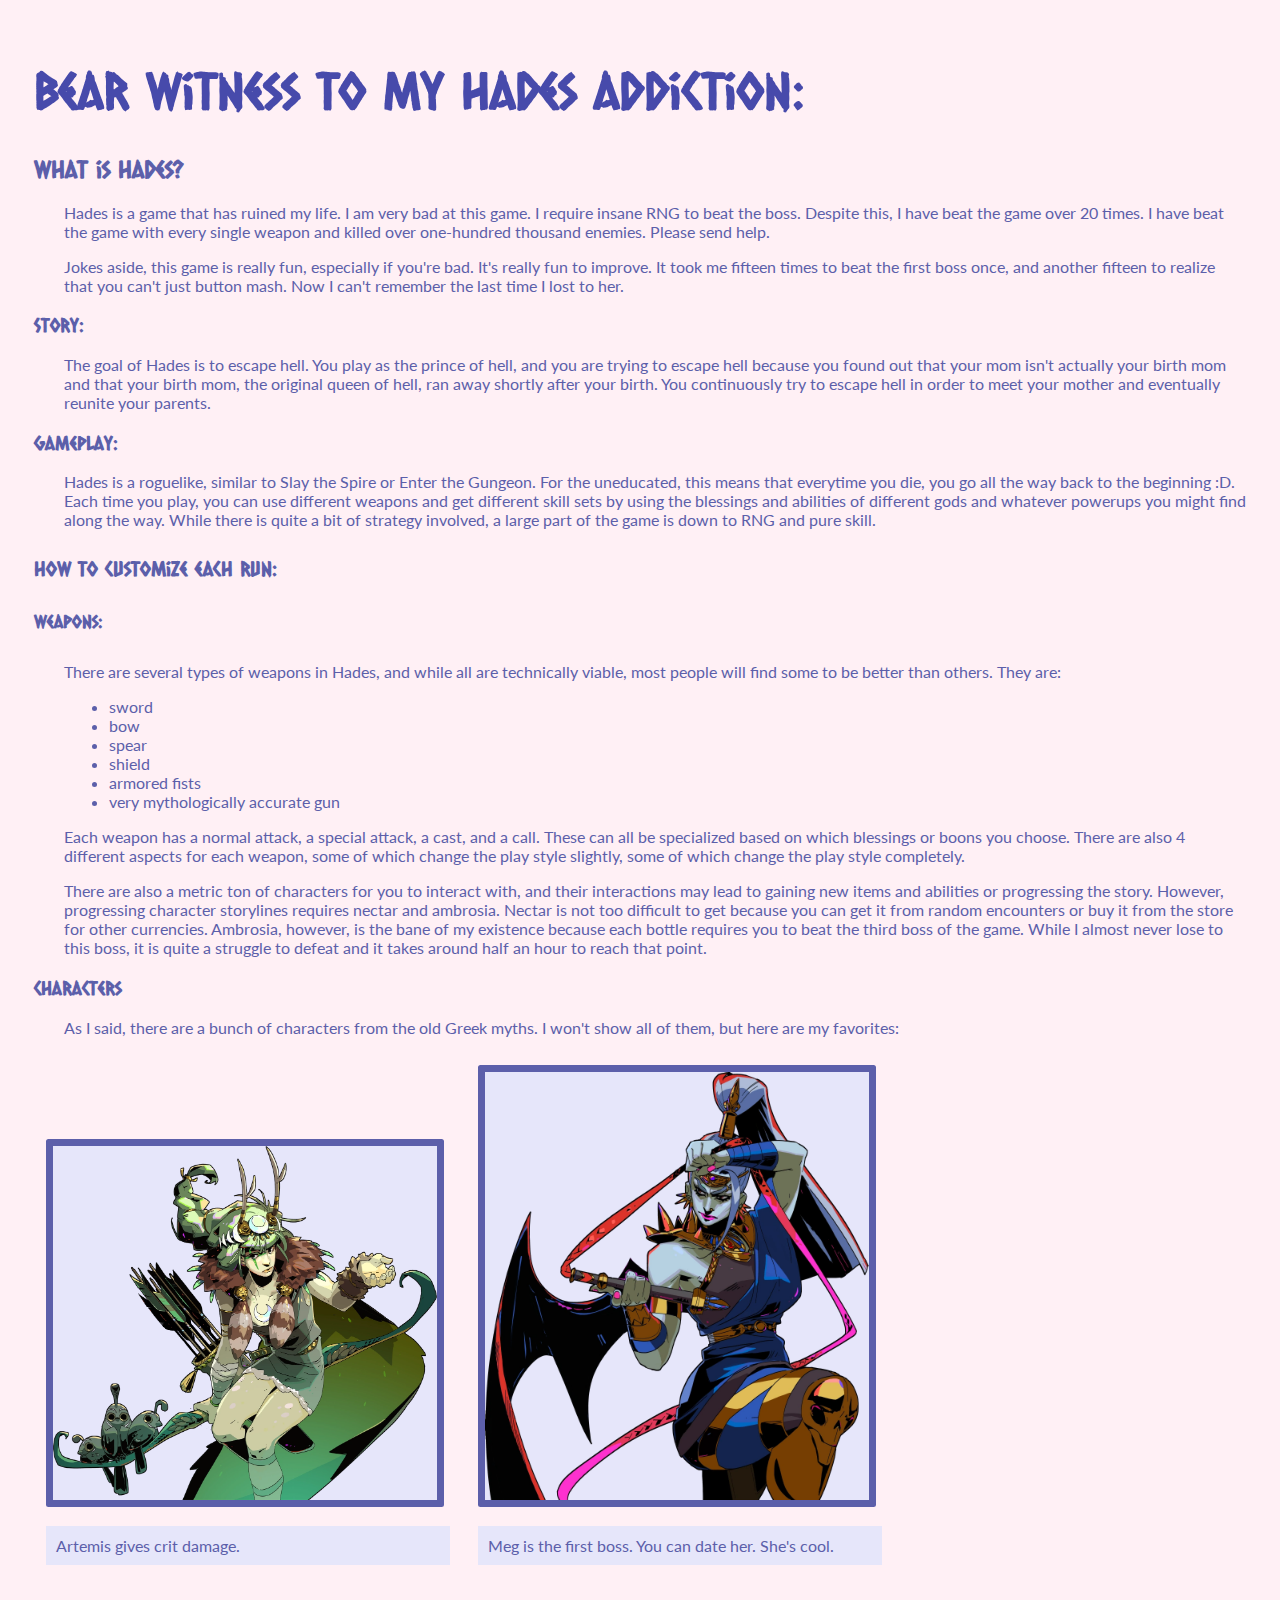
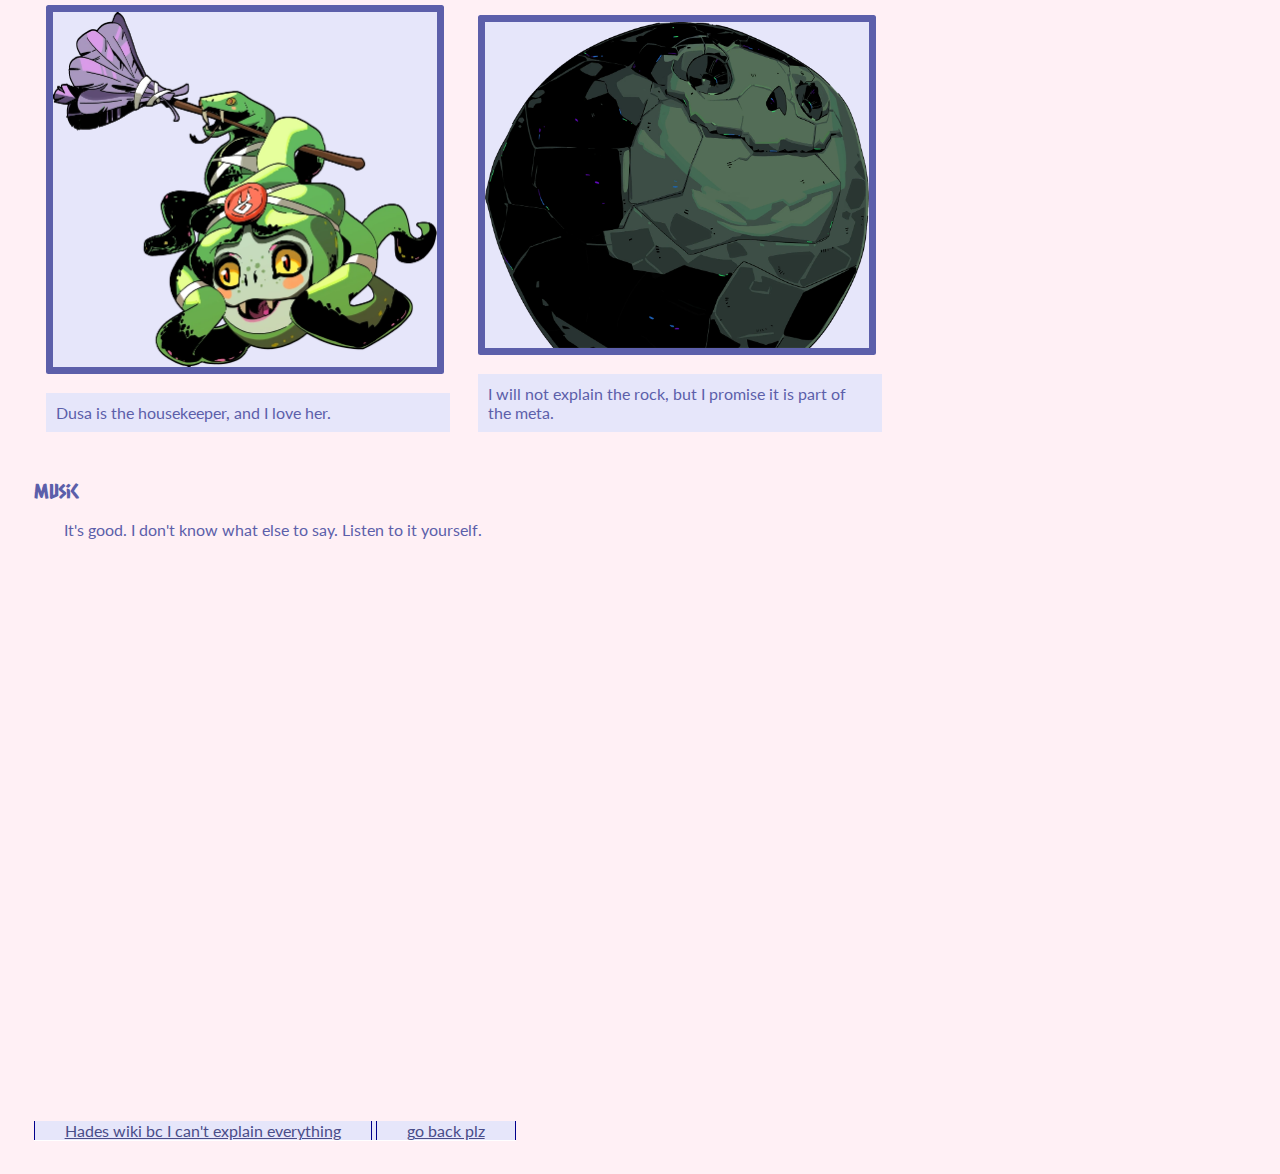
<file: Homework Projects/Webpage3/hadesAddiction.html>
<!DOCTYPE html>
<html>
    <head>
        <title>help me</title>

        <link href = "styles/style.css" rel = "stylesheet" type = "text/css">
        <link href = "styles/hadesstyle.css" rel = "stylesheet" type = "text/css">

        <link rel="preconnect" href="https://fonts.googleapis.com">
        <link rel="preconnect" href="https://fonts.gstatic.com" crossorigin>
        <link href="https://fonts.googleapis.com/css2?family=Caesar+Dressing&display=swap" rel="stylesheet">

        <link rel="preconnect" href="https://fonts.googleapis.com">
        <link rel="preconnect" href="https://fonts.gstatic.com" crossorigin>
        <link href="https://fonts.googleapis.com/css2?family=Lato:wght@700&display=swap" rel="stylesheet">

    </head>

    <body>
        <h1>Bear witness to my Hades addiction:</h1>
        <h2>What is Hades?</h2>
        <p class = "longpara">Hades is a game that has ruined my life. I am very bad at this game. I require insane RNG to beat the boss. Despite this, I have beat the game over 20 times. I have beat the game with every single weapon and killed over one-hundred thousand enemies. Please send help.</p>
        <p class = "longpara">Jokes aside, this game is really fun, especially if you're bad. It's really fun to improve. It took me fifteen times to beat the first boss once, and another fifteen to realize that you can't just button mash. Now I can't remember the last time I lost to her.</p>
        <h3>Story:</h3>
        <p class = "longpara">The goal of Hades is to escape hell. You play as the prince of hell, and you are trying to escape hell because you found out that your mom isn't actually your birth mom and that your birth mom, the original queen of hell, ran away shortly after your birth. You continuously try to escape hell in order to meet your mother and eventually reunite your parents.</p>
        <h3>Gameplay:</h3>
        <p class = "longpara">Hades is a roguelike, similar to Slay the Spire or Enter the Gungeon. For the uneducated, this means that everytime you die, you go all the way back to the beginning :D. Each time you play, you can use different weapons and get different skill sets by using the blessings and abilities of different gods and whatever powerups you might find along the way. While there is quite a bit of strategy involved, a large part of the game is down to RNG and pure skill. </p>
        <h4>How to customize each run:</h4>
        <h5>Weapons:</h5>
        <p class = "longpara">There are several types of weapons in Hades, and while all are technically viable, most people will find some to be better than others. They are:</p>
       
        <ul>
            <li>sword</li>
            <li>bow</li>
            <li>spear</li>
            <li>shield</li>
            <li>armored fists</li>
            <li>very mythologically accurate gun</li>
        </ul>

        <p class = "longpara">Each weapon has a normal attack, a special attack, a cast, and a call. These can all be specialized based on which blessings or boons you choose. There are also 4 different aspects for each weapon, some of which change the play style slightly, some of which change the play style completely.</p>
        <p class = "longpara">There are also a metric ton of characters for you to interact with, and their interactions may lead to gaining new items and abilities or progressing the story. However, progressing character storylines requires nectar and ambrosia. Nectar is not too difficult to get because you can get it from random encounters or buy it from the store for other currencies. Ambrosia, however, is the bane of my existence because each bottle requires you to beat the third boss of the game. While I almost never lose to this boss, it is quite a struggle to defeat and it takes around half an hour to reach that point.</p>
        <h3>Characters</h3>
        <p class = "longpara">As I said, there are a bunch of characters from the old Greek myths. I won't show all of them, but here are my favorites:</p>

            <div class = "imgcap">
                <img src = "images/Artemis.webp">
                <p class = "caption"> Artemis gives crit damage.</p>
            </div>

            <div class = "imgcap">
                <img src = "images/meg.webp">
                <p class = "caption">Meg is the first boss. You can date her. She's cool.</p>
            </div>

            <div class = "imgcap">
                <img src = "images/dusa.webp">
                <p class = "caption">Dusa is the housekeeper, and I love her.</p>
            </div>

            <div class = "imgcap">
                <img src = "images/bouldy.webp">
                <p class = "caption">I will not explain the rock, but I promise it is part of the meta. </p>
            </div>
            

        <h3>Music</h3>
        <p class = "longpara">It's good. I don't know what else to say. Listen to it yourself.</p>
        <iframe width="966" height="543" src="https://www.youtube.com/embed/aTg6y2l4duk" title="Hades - Good Riddance (Eurydice Solo feat. Ashley Barrett)" frameborder="0" allow="accelerometer; autoplay; clipboard-write; encrypted-media; gyroscope; picture-in-picture; web-share" allowfullscreen></iframe>

        <br>
        <span class = "nav">
            <a href = "https://hades.fandom.com/wiki/Hades_Wiki">Hades wiki bc I can't explain everything</a>
            <a href = "index.html">go back plz</a>
        </span>


    </body>
</html>
</file>
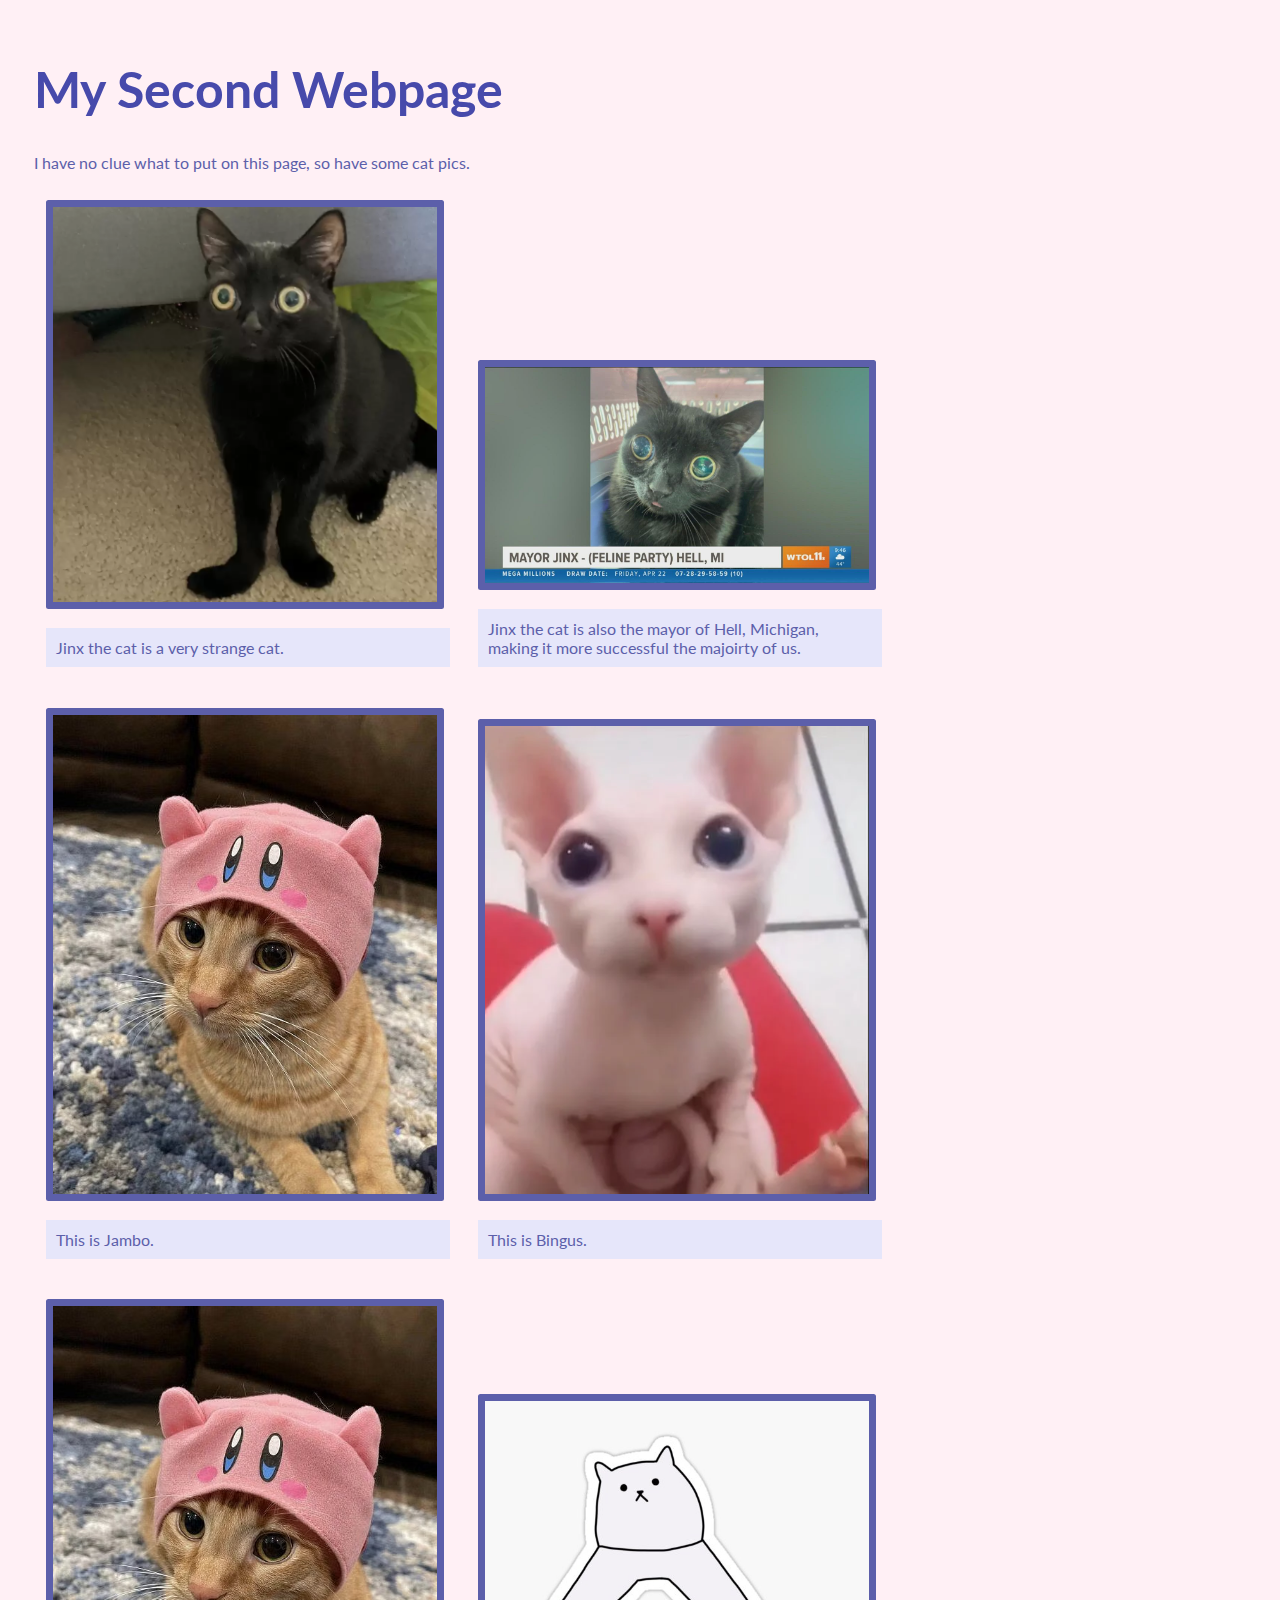
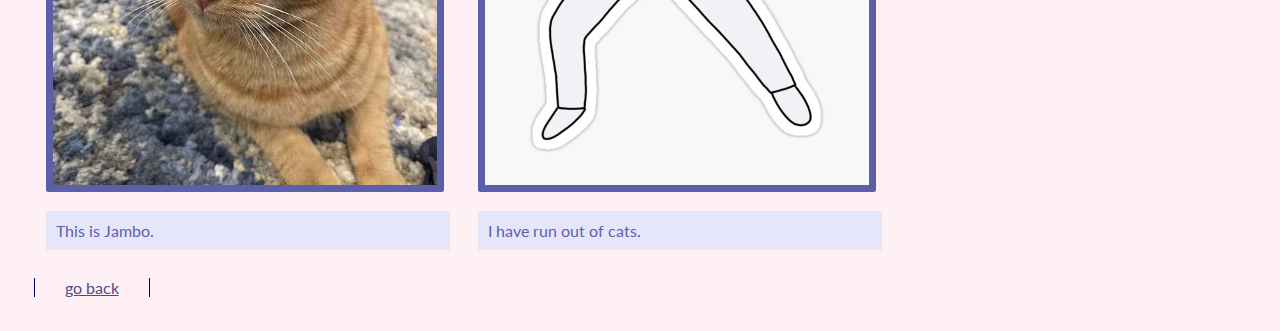
<file: Homework Projects/Webpage3/secondpage.html>
<!DOCTYPE html>

<html>
    <head>

        <title>My personal page</title>

        <meta name = "description" content= "personal page" charset = "utf-8">
    
        <link href = "styles/style.css" rel = "stylesheet" type = "text/css">
        <link rel="preconnect" href="https://fonts.googleapis.com">
        <link rel="preconnect" href="https://fonts.gstatic.com" crossorigin>
        <link href="https://fonts.googleapis.com/css2?family=Lato:wght@700&display=swap" rel="stylesheet">

    </head>

    <body>
        <h1>My Second Webpage</h1>
        <p>I have no clue what to put on this page, so have some cat pics.</p>

        <div class = "imgcap">
            <img src = "images/jinx1.webp">
            <p class = "caption">Jinx the cat is a very strange cat.</p>
        </div>

        <div class = "imgcap">
            <img src = "images/jinx2.jpeg">
            <p class = "caption">Jinx the cat is also the mayor of Hell, Michigan, making it more successful the majoirty of us.</p>
        </div>

        <div class = "imgcap">
            <img src = "images/jambo1.avif">
            <p class = "caption">This is Jambo.</p>
        </div>

        <div class = "imgcap">
            <img src = "images/bingus1.webp">
            <p class = "caption">This is Bingus.</p>
        </div>

        <div class = "imgcap">
            <img src = "images/jambo1.avif">
            <p class = "caption">This is Jambo.</p>
        </div>

        <div class = "imgcap">
            <img src = "images/poorlyDrawnCat.jpeg">
            <p class = "caption">I have run out of cats.</p>
        </div>

        <br>
        <a href = "index.html">go back</a>





        
    </body>
</html>
</file>
<file: Homework Projects/Webpage3/styles/style.css>
html{
    background-color:lavenderblush;
    font-family: "Lato", sans-serif;
    margin: 2%;
    color: rgb(92, 95, 170);
}

.nav{
    background-color: lavender;
    border-bottom: white solid 1px;
    width: 100%
}

a{
    color: rgb(74, 77, 137);
    margin: 0px;
    padding: 0px 30px;
    border: solid darkblue;
    border-width: 0 thin;
}

h1{
    font-size: 50px;
    font-weight: bold;
    color: rgb(71, 74, 171);
}

.about_me{
    background-color:lavender;
    width: 30%;
    padding: 1.5% 2% 3%;
    border-radius:5px;
    margin-bottom: 3%;
    float: left;
    
}

li{
    margin: 4% 0%;
}

.imgcap{
    display: inline-block;
    margin: 1%;

}

img, .caption{
    width: 30vw;
    background-color: lavender;
    padding: 10px;
}

img{
    border: rgb(92, 95, 170) solid 7px;
    border-radius: 2.5px;
    padding: 0;
}

iframe{
    margin: 10px;
}
</file>
<file: Homework Projects/Webpage3/styles/hadesstyle.css>
.longpara{
    margin-left: 30px;
}

h1, h2, h3, h4, h5{
    font-family: "Caesar Dressing";
}

h4{
    font-size: 20px;
}

h5{
    font-size: 18px;
}

li{
    margin: 0% 3%;
}
</file>
